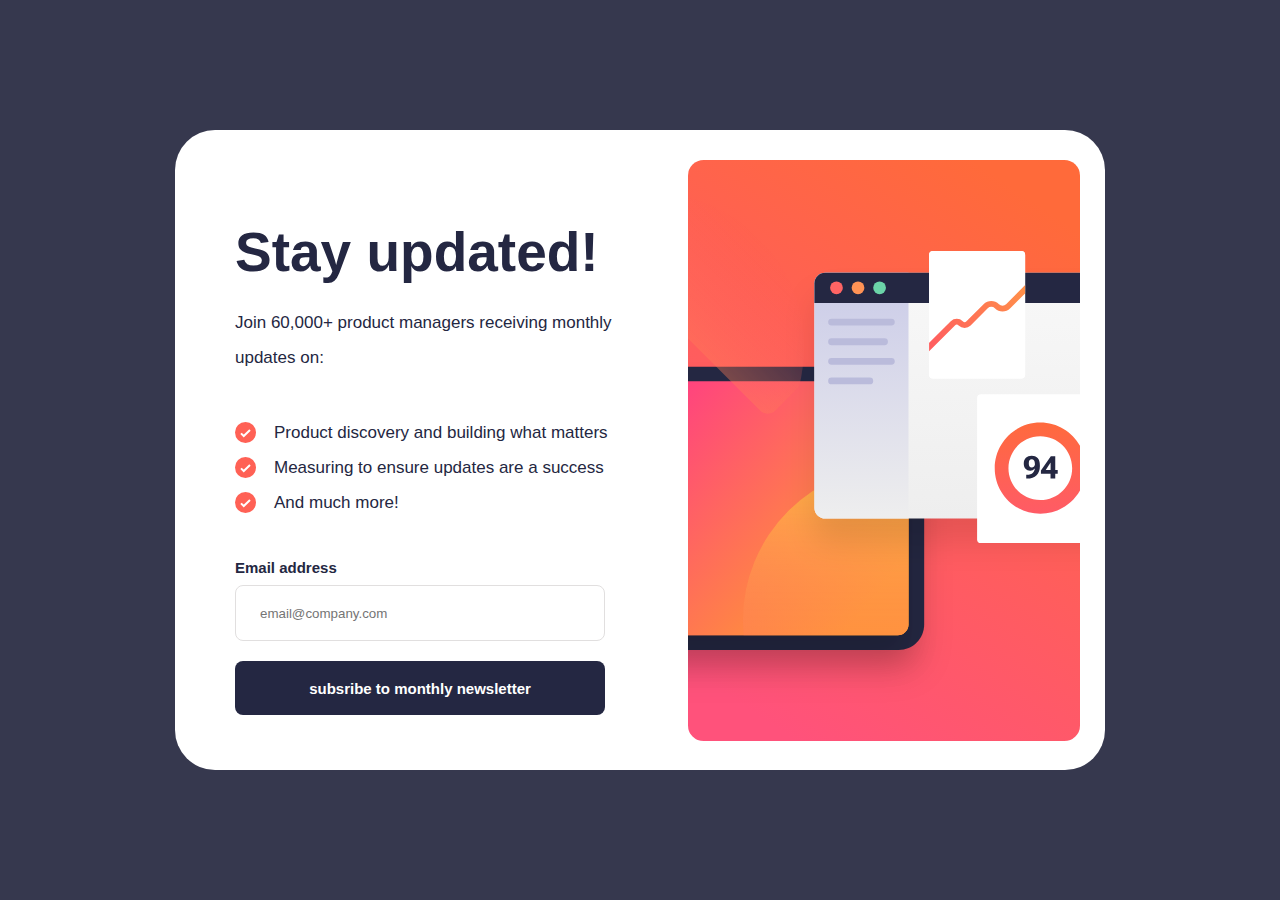
<file: index.html>
<!DOCTYPE html>
<html lang="en">
<head>
  <meta charset="UTF-8">
  <meta name="viewport" content="width=device-width, initial-scale=1.0"> <!-- displays site properly based on user's device -->
  <link rel="icon" type="image/png" sizes="32x32" href="./src/assets/images/favicon-32x32.png">
  <link rel="stylesheet" href="./src/style/style.css">
  <link rel="stylesheet" href="./src/style/reset.css">
  <link href="https: //fonts.googleapis.com/css2?family= Roboto :wght@400;500;700 & display=swap">
  
  <title>Frontend Mentor | Newsletter sign-up form with success message</title>


<body>
  <!-- Sign-up form start -->

  <div class="container">
    <div class="content">
      <header>
          <h1 class="tittle-stay">Stay updated!</h1>
          <p class="item-description">Join 60,000+ product managers receiving monthly updates on:</p>
      </header>

  <main>
    <section>
      <p class="item-description"><img src="./src/assets/images/icon-list.svg" alt="erro-icon">Product discovery and building what matters</p>
      <p class="item-description"><img src="./src/assets/images/icon-list.svg" alt="erro-icon">Measuring to ensure updates are a success</p>
      <p class="item-description"><img src="./src/assets/images/icon-list.svg" alt="erro-icon">And much more!</p>
    </section>  
  </main>

<footer>
  <form id="meuformulario" onsubmit="validacaoEmail(event)">

    <div class="valid"> 

    <label for="emailaddress" class="email-text">Email address</label> 
    <p class="invalid">Valid email requerid</p>
    
    </div>

    <input class="input-email" id="emailaddress" type="text" name="email"  placeholder="email@company.com">
    <button id="button-subscribe" class="Subscribe">subsribe to monthly newsletter</button>
  
  </form>

</footer>
    </div>

      <img class="illustration" src="./src/assets/images/illustration-sign-up-desktop.svg" alt="error-illustration">

    </div>

  <script src="main.js"></script>

</body>
</html>
</file>
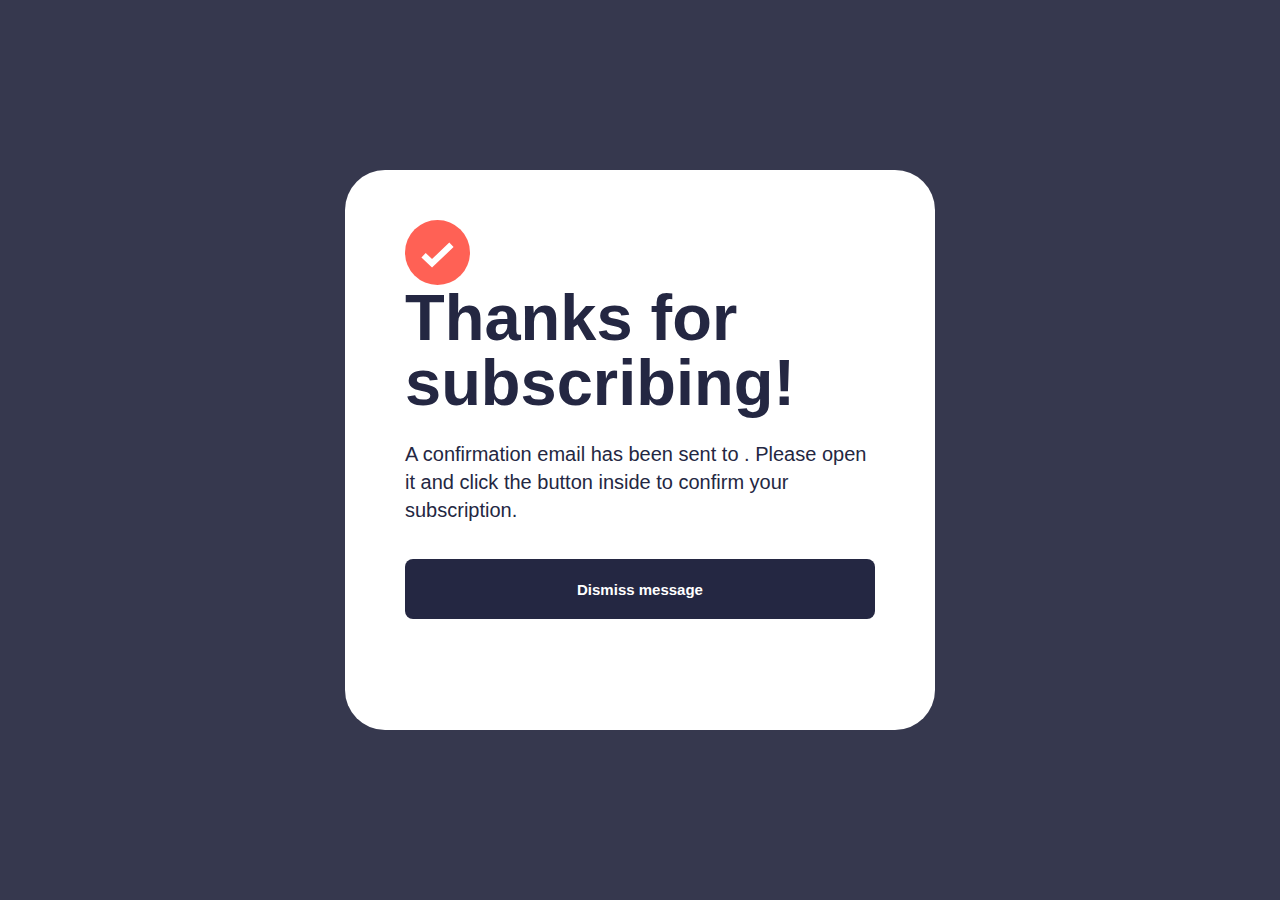
<file: confirmation.html>
<!DOCTYPE html>
<html lang="en">

<head>
    <meta charset="UTF-8">
    <meta name="viewport" content="width=device-width, initial-scale=1.0">
    <!-- displays site properly based on user's device -->
    <link rel="icon" type="image/png" sizes="32x32" href="./src/assets/images/favicon-32x32.png">
    <link rel="stylesheet" href="./src/style/style.css">
    <link href="https: //fonts.googleapis.com/css2?family=Roboto:wght@400;500;700 & display=swap">
    <link rel="stylesheet" href="./src/style/reset.css">

    <title>Frontend Mentor | Newsletter sign-up form with success message</title>


</head>

<body>

    <main class="success-message">
        <img class="icon-list" src="./src/assets/images/icon-list.svg" alt="erro-icon-list">
        <h1 class="tittle">Thanks for subscribing!</h1>
        <p class="description"> A confirmation email has been sent to <b id="email-confirmed"></b>.
            Please open it and click the button inside to confirm your subscription.
        </P>
        <button class="button" onclick="voltar()"> Dismiss message</button>
    </main>

    <script src="confirmation.js"></script>

</body>

</html>
</file>
<file: src/style/style.css>
body {
    background-color: hsl(235, 18%, 26%);
    width: 100%;
    height: 100vh;
    display: flex;
    justify-content: center;
    align-items: center;

}

div.container {
    background-color: white;
    display: flex;
    align-items: center;
    justify-content: space-between;
    gap: 10px;
    width: 930px;
    height: 640px;
    border-radius: 40px;

}

div.content {
    display: flex;
    flex-direction: column;
    gap: 40px;
    padding: 40px 20px 0 60px;
}

h1.tittle-stay {
    font-family: 'Roboto', sans-serif;
    font-size: 55px;
    font-weight: 700;
    color: hsl(234, 29%, 20%);
    margin-bottom: 25px;

}

p.item-description {
    display: flex;
    align-items: center;
    gap: 18px;
    font-family: 'Roboto', sans-serif;
    font-size: 17px;
    font-weight: 500;
    line-height: 35px;
    color: hsl(234, 29%, 20%)
}

form#form {
    display: flex;
    flex-direction: column;
    padding: 15px;

}

div.valid {
    display: flex;
    justify-content: space-between;
}

label.email-text {
    font-family: 'Roboto', sans-serif;
    font-size: 15px;
    font-weight: 700;
    color: hsl(234, 29%, 20%);
    display: flex;
    align-items: center;
}

p.invalid {
    font-family: 'Roboto', sans-serif;
    font-size: 15px;
    font-weight: 700;
    color: hsl(4, 100%, 67%);
    display: none;

}

form {
    display: flex;
    flex-direction: column;
    gap: 10px;
    width: 370px;
}

input.input-email {
    height: 54px;
    border-radius: 8px;
    border: 1px solid hsl(0, 3%, 88%);
    padding: 0 0 0 24px;
    cursor: pointer;
}


img.icon-success {
    width: 15px;
    margin-left: 10px;
    display: none;
}

button.Subscribe {
    width: 370px;
    background-color: hsl(234, 29%, 20%);
    height: 54px;
    border-radius: 8px;
    border: none;
    margin: 10px 0 0 0;
    font-family: 'Roboto', sans-serif;
    font-size: 15px;
    font-weight: 700;
    color: hsl(0, 0%, 100%);
    cursor: pointer;
    text-decoration: none;
}

button.Subscribe:hover {
    background: linear-gradient(138deg, #ff8f70, #ff3d54);
    transition: ease 0.4s;
    box-shadow: 0px 15px 30px 0px hsla(4, 100%, 67%, 0.638);
}

img.illustration {
    width: 392px;
    height: 585px;
    padding: 0 25px 0 0;
}

main.success-message {
    background-color: white;
    display: flex;
    flex-direction: column;
    align-items: flex-start;
    width: 470px;
    height: 460px;
    padding: 50px 60px;
    border-radius: 40px;
}

img.icon-list {
    width: 65px;
}

h1.tittle {
    font-family: 'Roboto', sans-serif;
    font-size: 65px;
    font-weight: 700;
    color: hsl(234, 29%, 20%);
    margin-bottom: 25px;
}

p.description {
    font-family: 'Roboto', sans-serif;
    font-size: 20px;
    font-weight: 500;
    line-height: 28px;
    color: hsl(234, 29%, 20%)
}

#email-confirmed {
    font-family: 'Roboto', sans-serif;
    font-weight: 700;
}

button.button {
    width: 470px;
    background-color: hsl(234, 29%, 20%);
    height: 60px;
    border-radius: 8px;
    border: none;
    margin: 35px 0 0 0;
    font-family: 'Roboto', sans-serif;
    font-size: 15px;
    font-weight: 700;
    color: hsl(0, 0%, 100%);
    cursor: pointer;
}

button.button:hover {
    background-color: hsl(4, 100%, 67%);
    transition: ease 0.4s;
    box-shadow: 0px 15px 30px 0px hsla(4, 100%, 67%, 0.638);
}

.emailInvalido {
    border-color: hsl(4, 100%, 67%);
    background-color: hsl(4, 100%, 90%);
    color: hsl(4, 100%, 67%);
}

.invalid {
    display: flex;
}
</file>
